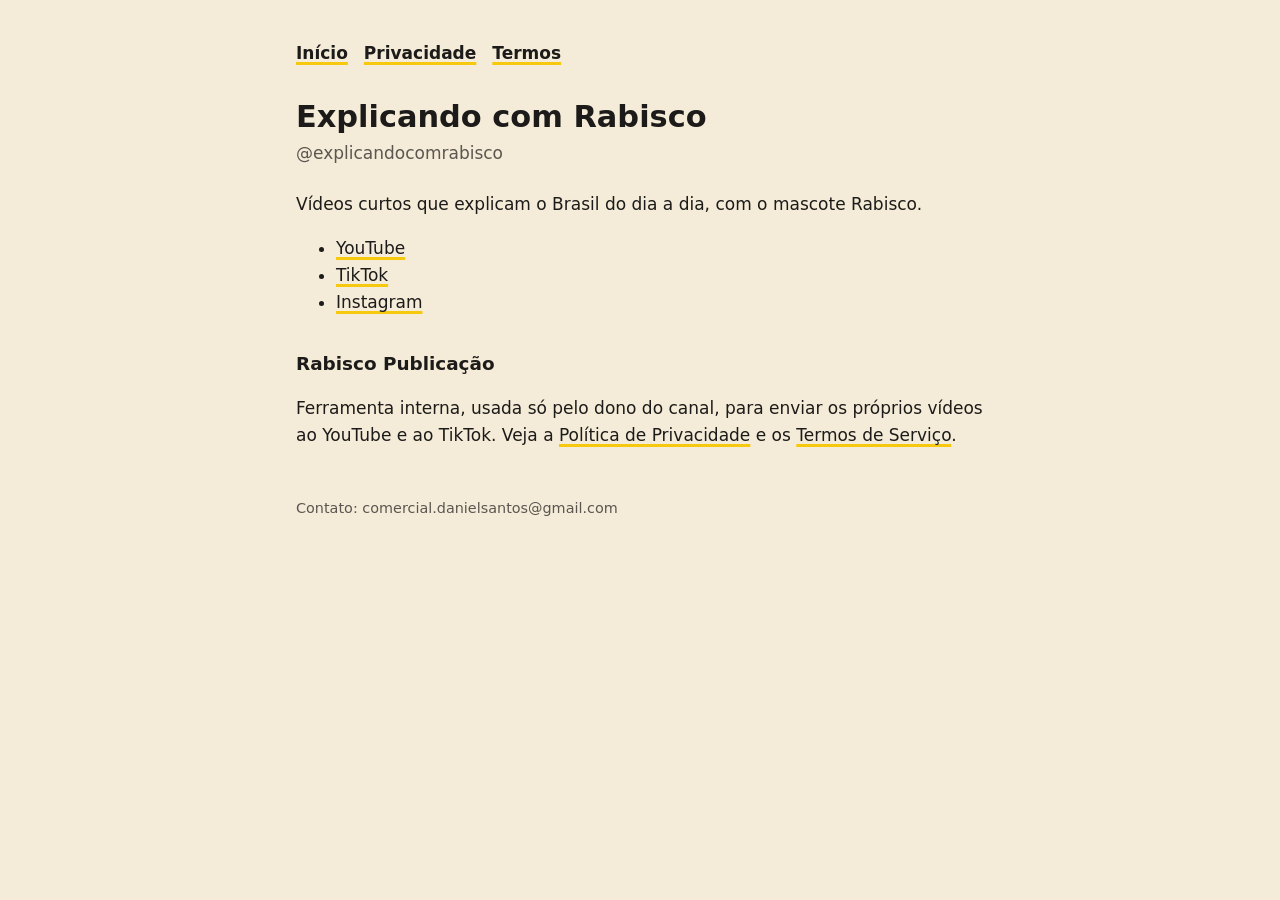
<file: index.html>
<!doctype html>
<html lang="pt-BR"><head><meta charset="utf-8"><meta name="viewport" content="width=device-width,initial-scale=1">
<title>Explicando com Rabisco</title><link rel="stylesheet" href="estilo.css"></head>
<body><main>
<nav><a href="./">Início</a><a href="privacidade.html">Privacidade</a><a href="termos.html">Termos</a></nav>
<h1>Explicando com Rabisco</h1>
<p class="data">@explicandocomrabisco</p>
<p>Vídeos curtos que explicam o Brasil do dia a dia, com o mascote Rabisco.</p>
<ul>
<li><a href="https://www.youtube.com/@explicandocomrabisco">YouTube</a></li>
<li><a href="https://www.tiktok.com/@explicandocomrabisco">TikTok</a></li>
<li><a href="https://www.instagram.com/explicandocomrabisco">Instagram</a></li>
</ul>
<h2>Rabisco Publicação</h2>
<p>Ferramenta interna, usada só pelo dono do canal, para enviar os próprios vídeos ao YouTube e ao TikTok. Veja a <a href="privacidade.html">Política de Privacidade</a> e os <a href="termos.html">Termos de Serviço</a>.</p>
<footer>Contato: comercial.danielsantos@gmail.com</footer>
</main></body></html>
</file>
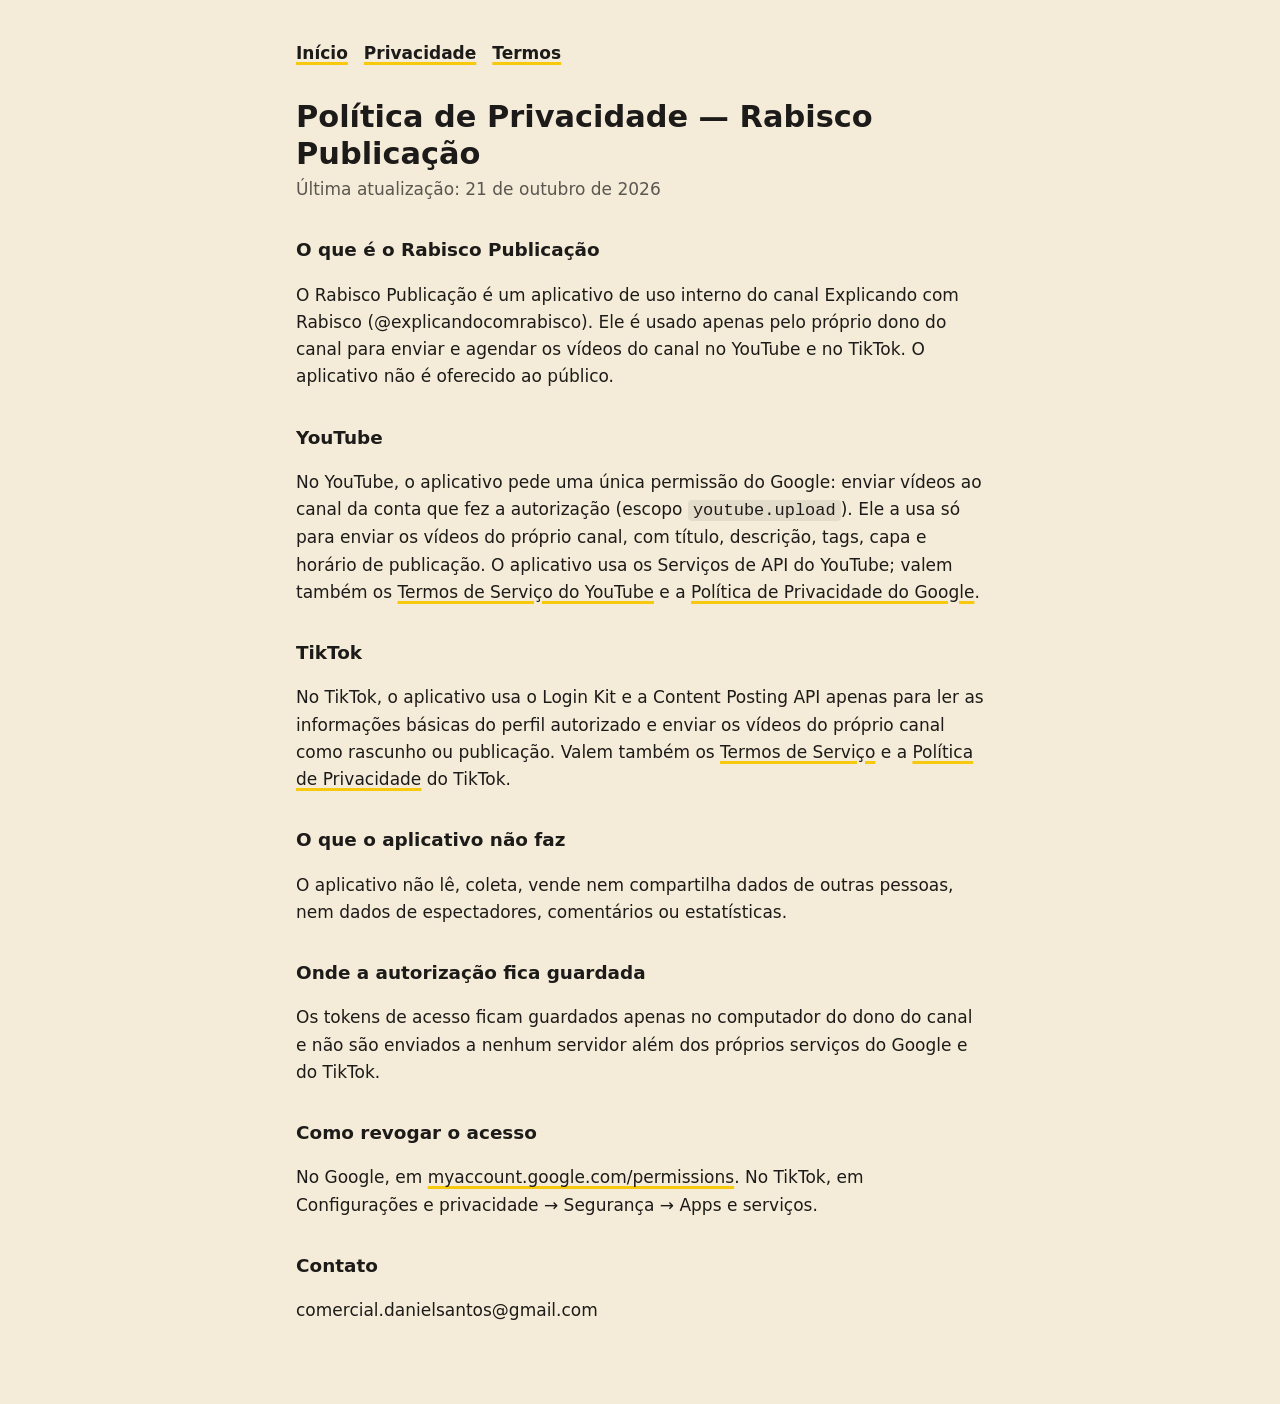
<file: privacidade.html>
<!doctype html>
<html lang="pt-BR"><head><meta charset="utf-8"><meta name="viewport" content="width=device-width,initial-scale=1">
<title>Política de Privacidade</title><link rel="stylesheet" href="estilo.css"></head>
<body><main>
<nav><a href="./">Início</a><a href="privacidade.html">Privacidade</a><a href="termos.html">Termos</a></nav>
<h1>Política de Privacidade — Rabisco Publicação</h1>
<p class="data">Última atualização: 21 de outubro de 2026</p>
<h2>O que é o Rabisco Publicação</h2>
<p>O Rabisco Publicação é um aplicativo de uso interno do canal Explicando com Rabisco (@explicandocomrabisco). Ele é usado apenas pelo próprio dono do canal para enviar e agendar os vídeos do canal no YouTube e no TikTok. O aplicativo não é oferecido ao público.</p>
<h2>YouTube</h2>
<p>No YouTube, o aplicativo pede uma única permissão do Google: enviar vídeos ao canal da conta que fez a autorização (escopo <code>youtube.upload</code>). Ele a usa só para enviar os vídeos do próprio canal, com título, descrição, tags, capa e horário de publicação. O aplicativo usa os Serviços de API do YouTube; valem também os <a href="https://www.youtube.com/t/terms">Termos de Serviço do YouTube</a> e a <a href="https://policies.google.com/privacy">Política de Privacidade do Google</a>.</p>
<h2>TikTok</h2>
<p>No TikTok, o aplicativo usa o Login Kit e a Content Posting API apenas para ler as informações básicas do perfil autorizado e enviar os vídeos do próprio canal como rascunho ou publicação. Valem também os <a href="https://www.tiktok.com/legal/terms-of-service">Termos de Serviço</a> e a <a href="https://www.tiktok.com/legal/privacy-policy">Política de Privacidade</a> do TikTok.</p>
<h2>O que o aplicativo não faz</h2>
<p>O aplicativo não lê, coleta, vende nem compartilha dados de outras pessoas, nem dados de espectadores, comentários ou estatísticas.</p>
<h2>Onde a autorização fica guardada</h2>
<p>Os tokens de acesso ficam guardados apenas no computador do dono do canal e não são enviados a nenhum servidor além dos próprios serviços do Google e do TikTok.</p>
<h2>Como revogar o acesso</h2>
<p>No Google, em <a href="https://myaccount.google.com/permissions">myaccount.google.com/permissions</a>. No TikTok, em Configurações e privacidade → Segurança → Apps e serviços.</p>
<h2>Contato</h2>
<p>comercial.danielsantos@gmail.com</p>
</main></body></html>
</file>
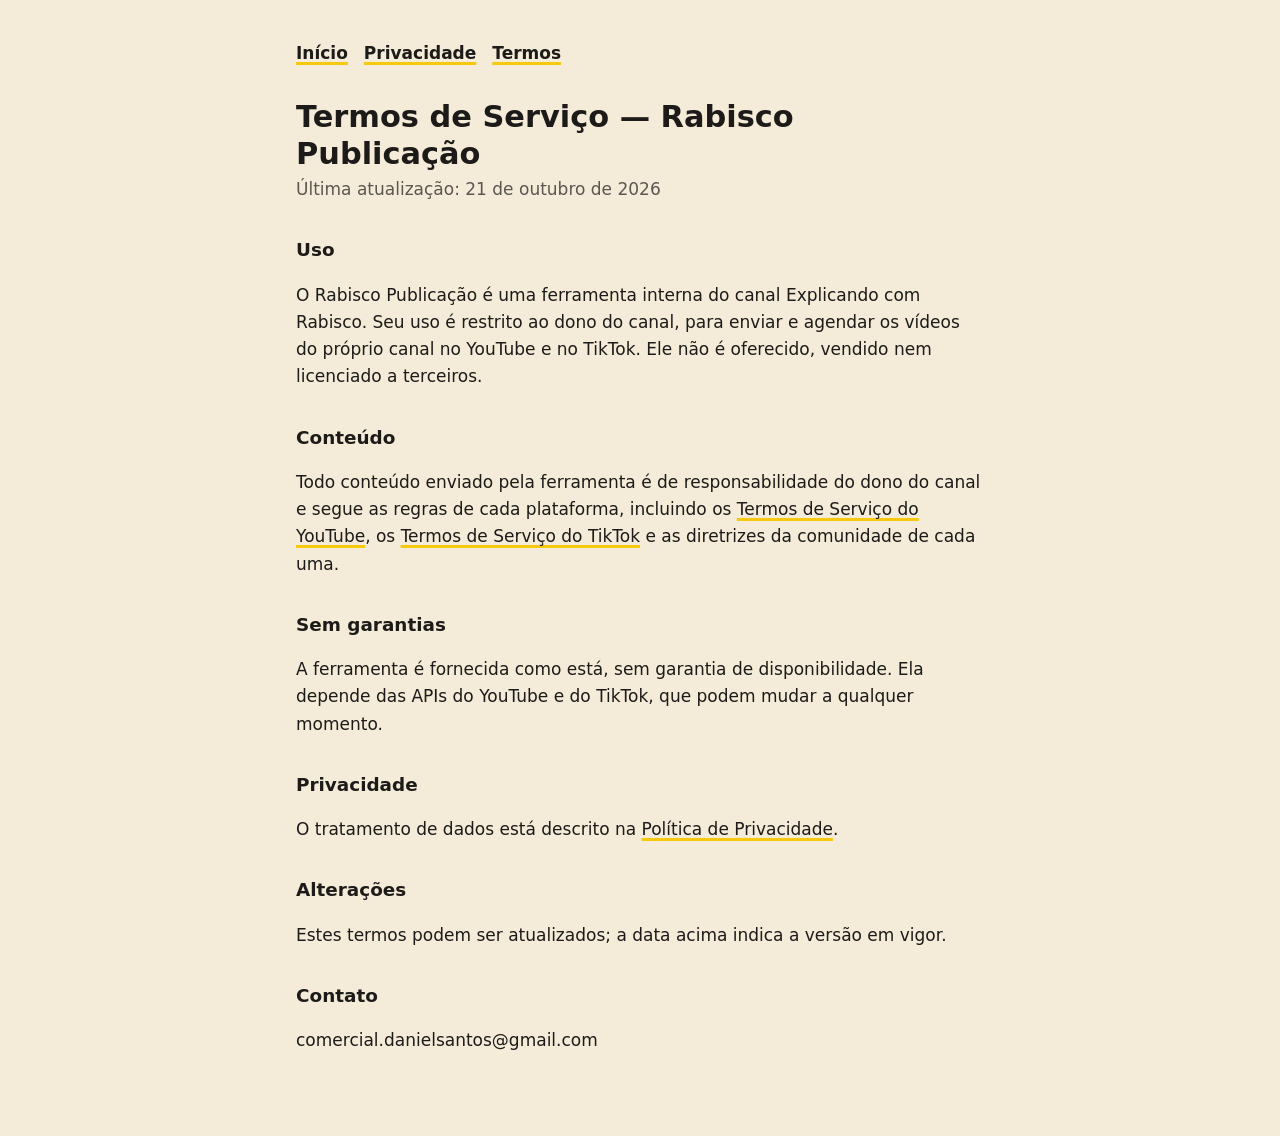
<file: termos.html>
<!doctype html>
<html lang="pt-BR"><head><meta charset="utf-8"><meta name="viewport" content="width=device-width,initial-scale=1">
<title>Termos de Serviço</title><link rel="stylesheet" href="estilo.css"></head>
<body><main>
<nav><a href="./">Início</a><a href="privacidade.html">Privacidade</a><a href="termos.html">Termos</a></nav>
<h1>Termos de Serviço — Rabisco Publicação</h1>
<p class="data">Última atualização: 21 de outubro de 2026</p>
<h2>Uso</h2>
<p>O Rabisco Publicação é uma ferramenta interna do canal Explicando com Rabisco. Seu uso é restrito ao dono do canal, para enviar e agendar os vídeos do próprio canal no YouTube e no TikTok. Ele não é oferecido, vendido nem licenciado a terceiros.</p>
<h2>Conteúdo</h2>
<p>Todo conteúdo enviado pela ferramenta é de responsabilidade do dono do canal e segue as regras de cada plataforma, incluindo os <a href="https://www.youtube.com/t/terms">Termos de Serviço do YouTube</a>, os <a href="https://www.tiktok.com/legal/terms-of-service">Termos de Serviço do TikTok</a> e as diretrizes da comunidade de cada uma.</p>
<h2>Sem garantias</h2>
<p>A ferramenta é fornecida como está, sem garantia de disponibilidade. Ela depende das APIs do YouTube e do TikTok, que podem mudar a qualquer momento.</p>
<h2>Privacidade</h2>
<p>O tratamento de dados está descrito na <a href="privacidade.html">Política de Privacidade</a>.</p>
<h2>Alterações</h2>
<p>Estes termos podem ser atualizados; a data acima indica a versão em vigor.</p>
<h2>Contato</h2>
<p>comercial.danielsantos@gmail.com</p>
</main></body></html>
</file>
<file: estilo.css>
:root{--fundo:#f4ecd8;--tinta:#1d1b19;--destaque:#f6c90e;--suave:#5b5650}
@media (prefers-color-scheme:dark){:root{--fundo:#1d1b19;--tinta:#f4ecd8;--suave:#b9b2a6}}
*{box-sizing:border-box}
body{margin:0;background:var(--fundo);color:var(--tinta);font:17px/1.6 system-ui,-apple-system,"Segoe UI",sans-serif}
main{max-width:720px;margin:0 auto;padding:40px 16px 64px}
h1{font-size:1.9rem;line-height:1.2;margin:0 0 4px}
h2{font-size:1.15rem;margin:32px 0 6px}
.data{color:var(--suave);margin:0 0 24px}
a{color:inherit;text-decoration-color:var(--destaque);text-decoration-thickness:3px;text-underline-offset:3px}
nav{display:flex;gap:16px;flex-wrap:wrap;margin-bottom:32px;font-weight:600}
code{background:rgba(127,127,127,.15);padding:1px 5px;border-radius:4px}
footer{margin-top:48px;color:var(--suave);font-size:.9rem}
</file>
